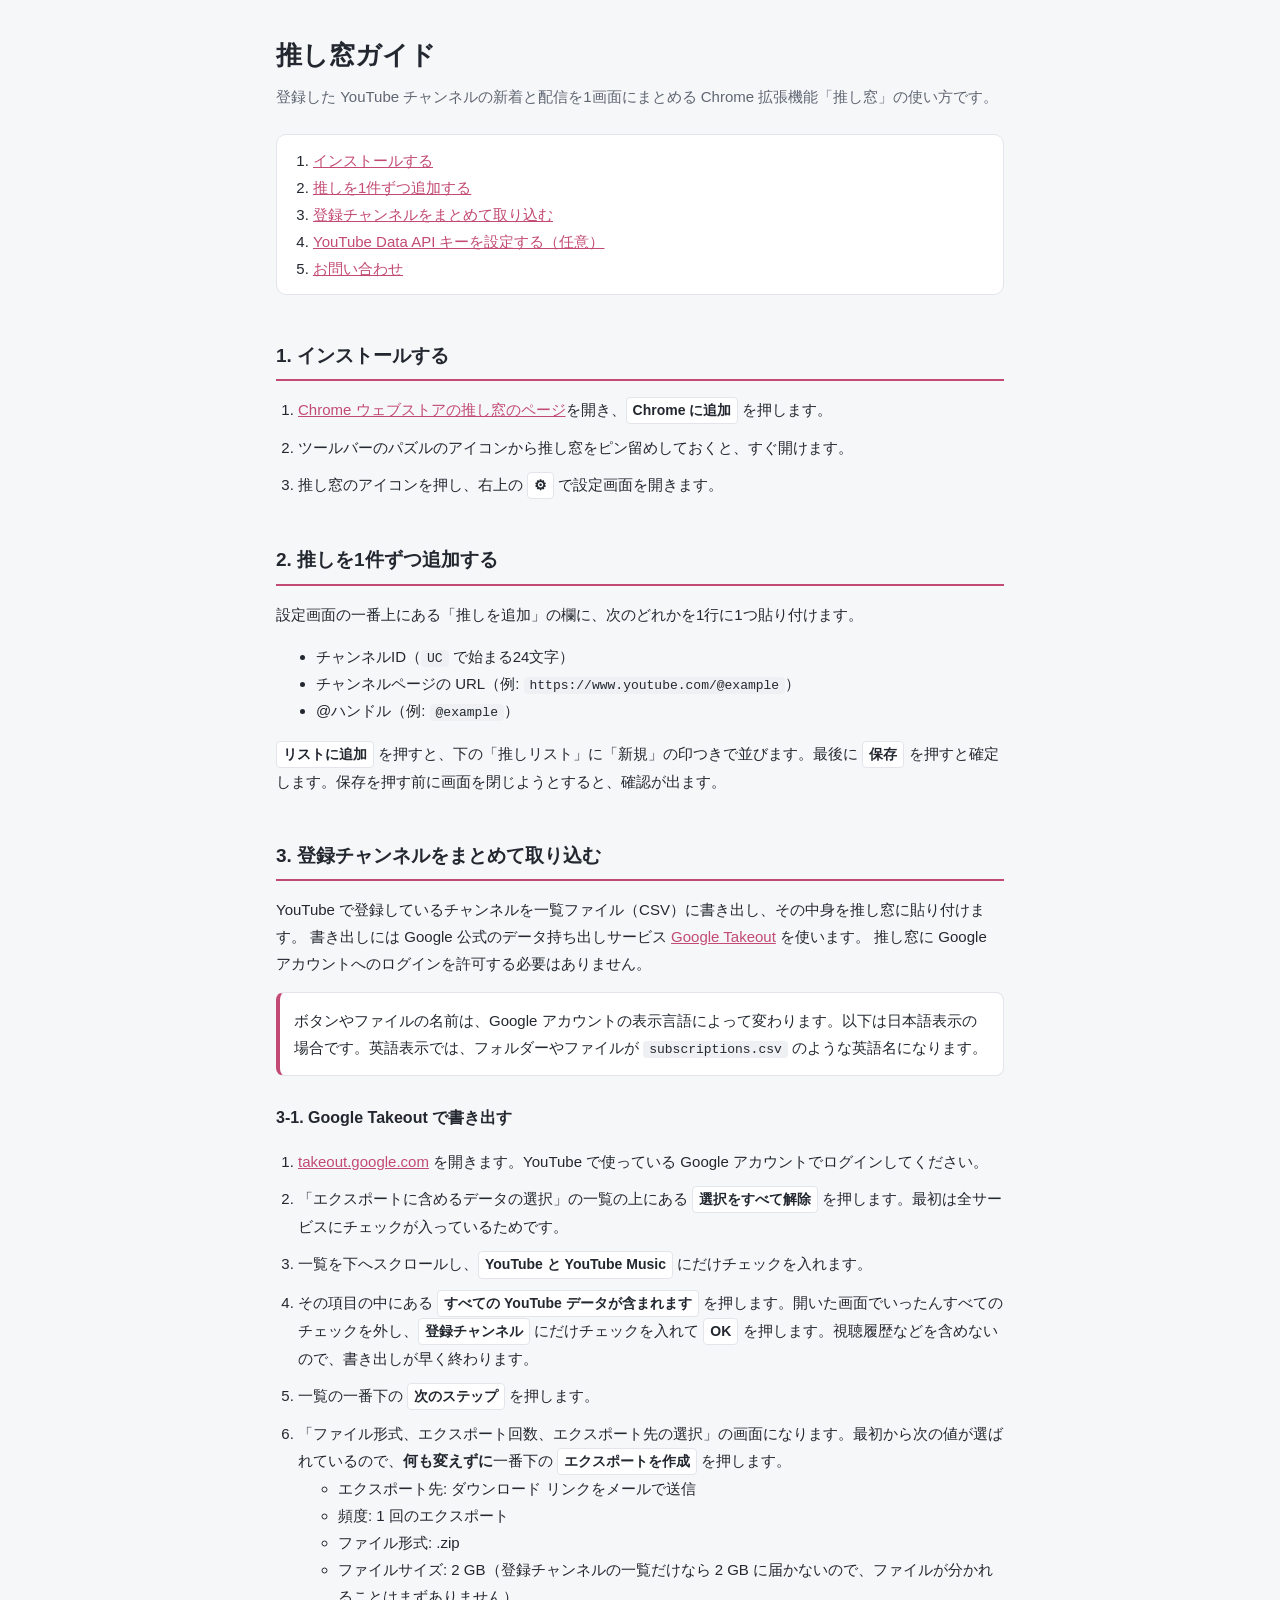
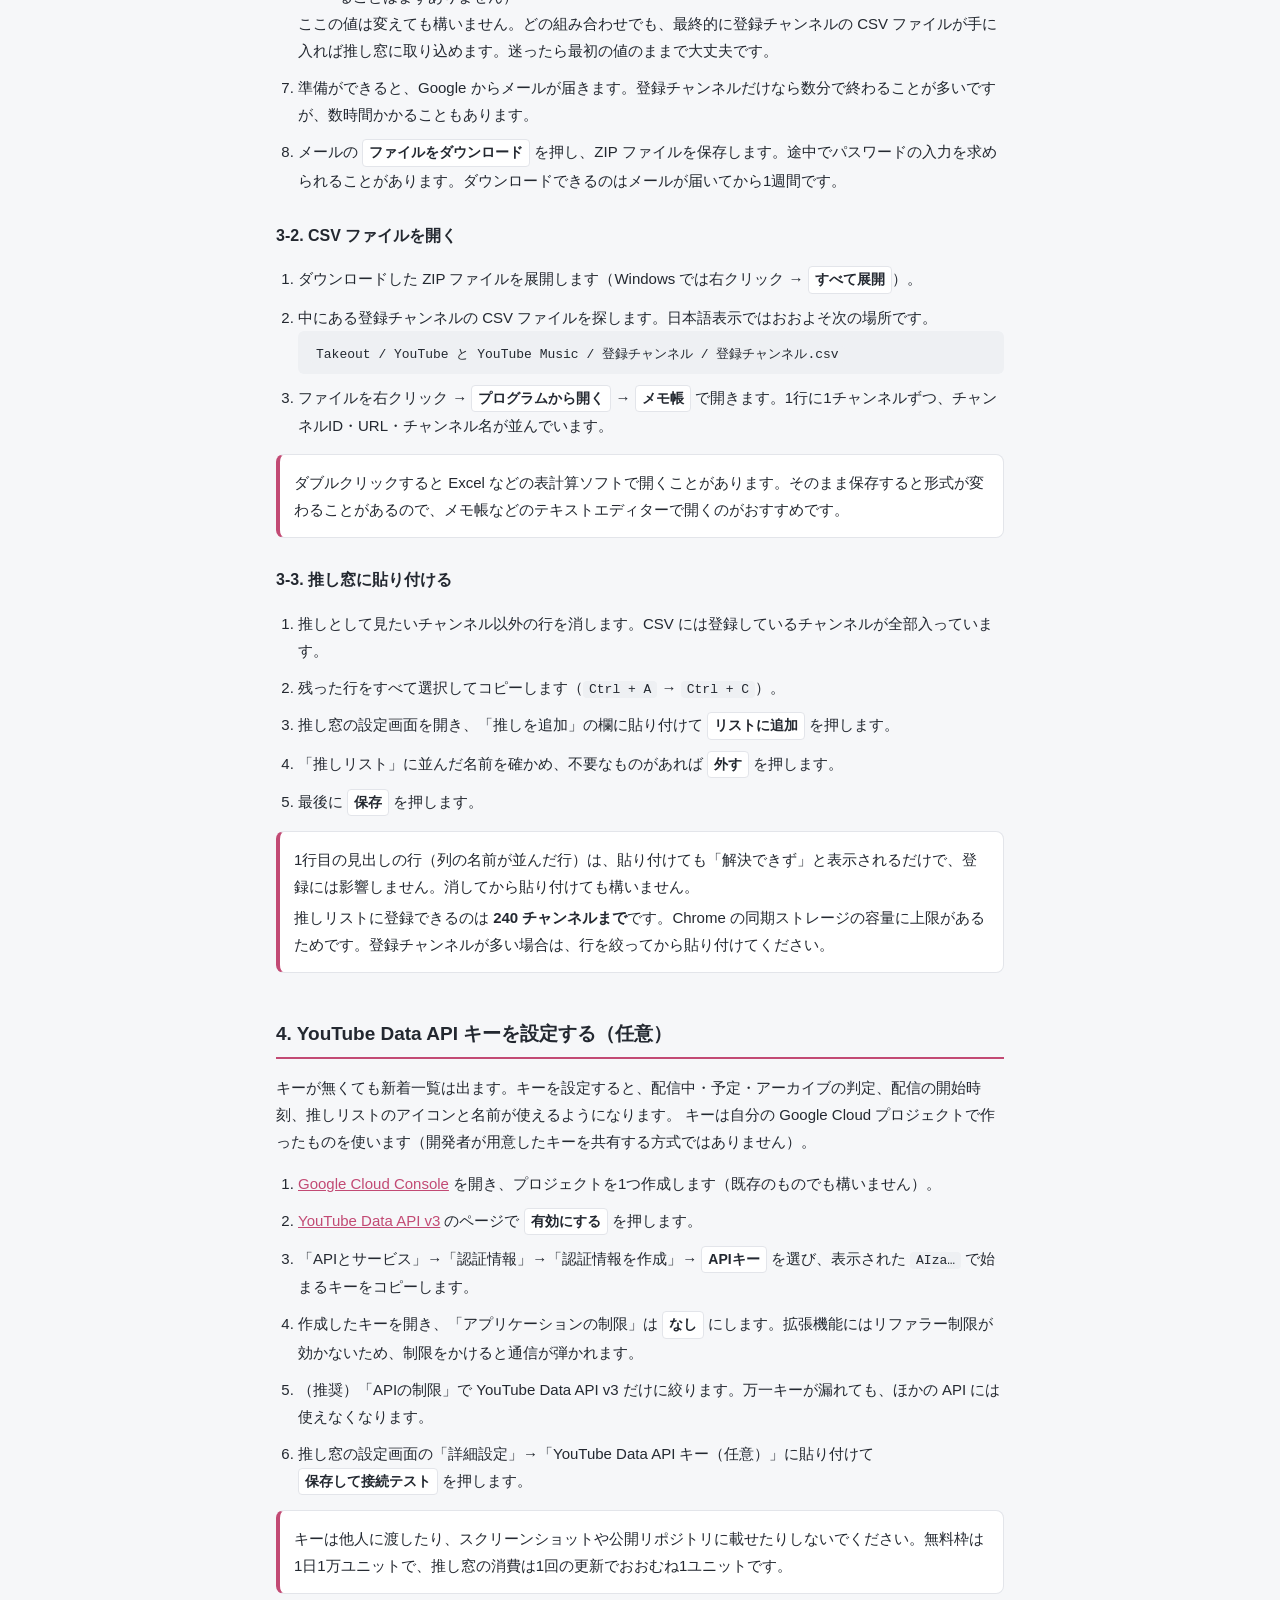
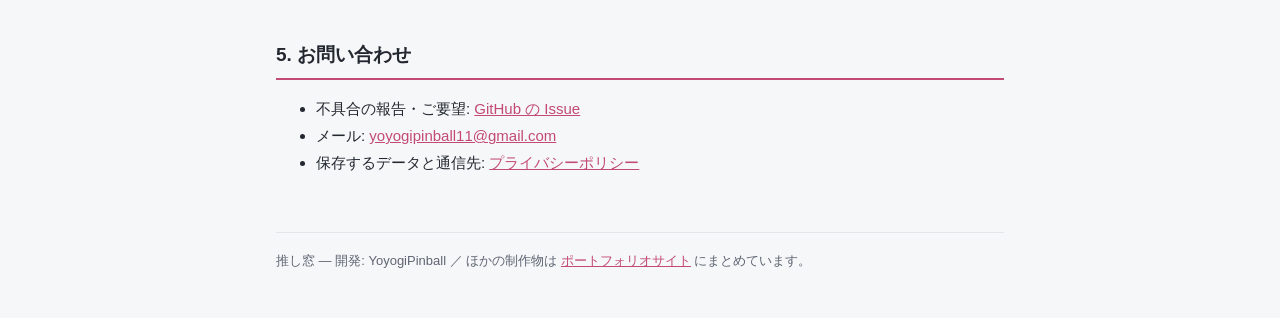
<file: docs/index.html>
<!doctype html>
<html lang="ja">
<head>
  <meta charset="utf-8">
  <meta name="viewport" content="width=device-width, initial-scale=1">
  <title>推し窓ガイド</title>
  <meta name="description" content="Chrome 拡張機能「推し窓」の導入と、YouTube の登録チャンネルをまとめて取り込む手順">
  <style>
    :root{--bg:#f6f7f9;--surface:#fff;--surface2:#eef0f3;--text:#232830;--muted:#5f6672;--accent:#c24a74;--border:#e3e5ea}
    @media (prefers-color-scheme:dark){:root{--bg:#191c22;--surface:#232830;--surface2:#2b313b;--text:#d9dde4;--muted:#9aa1ad;--accent:#e08aa6;--border:#333a46}}
    *{box-sizing:border-box}
    body{margin:0;background:var(--bg);color:var(--text);font-family:-apple-system,"Segoe UI",Roboto,"Noto Sans JP","Hiragino Kaku Gothic ProN",Meiryo,sans-serif;line-height:1.8;font-size:15px}
    .wrap{max-width:760px;margin:0 auto;padding:32px 16px 48px}
    header h1{font-size:26px;margin:0 0 4px}
    header p{margin:0;color:var(--muted)}
    nav{margin:24px 0;padding:12px 16px;background:var(--surface);border:1px solid var(--border);border-radius:10px}
    nav ol{margin:0;padding-left:20px}
    h2{font-size:19px;margin:44px 0 10px;padding-bottom:6px;border-bottom:2px solid var(--accent);scroll-margin-top:16px}
    h3{font-size:16px;margin:28px 0 6px}
    a{color:var(--accent)}
    ol.steps{padding-left:22px}
    ol.steps>li{margin:10px 0}
    code{background:var(--surface2);padding:1px 6px;border-radius:4px;font-family:ui-monospace,SFMono-Regular,Menlo,monospace;font-size:13px;overflow-wrap:anywhere}
    .ui{display:inline-block;padding:0 6px;border:1px solid var(--border);border-radius:4px;background:var(--surface);font-weight:600;font-size:14px}
    .note{background:var(--surface);border:1px solid var(--border);border-left:4px solid var(--accent);border-radius:8px;padding:10px 14px;margin:14px 0}
    .note p{margin:4px 0}
    .path{display:block;background:var(--surface2);padding:8px 12px;border-radius:6px;overflow-x:auto;white-space:nowrap}
    footer{margin-top:56px;padding-top:16px;border-top:1px solid var(--border);color:var(--muted);font-size:13px}
  </style>
</head>
<body>
<div class="wrap">
  <header>
    <h1>推し窓ガイド</h1>
    <p>登録した YouTube チャンネルの新着と配信を1画面にまとめる Chrome 拡張機能「推し窓」の使い方です。</p>
  </header>

  <nav>
    <ol>
      <li><a href="#install">インストールする</a></li>
      <li><a href="#add">推しを1件ずつ追加する</a></li>
      <li><a href="#takeout">登録チャンネルをまとめて取り込む</a></li>
      <li><a href="#apikey">YouTube Data API キーを設定する（任意）</a></li>
      <li><a href="#contact">お問い合わせ</a></li>
    </ol>
  </nav>

  <h2 id="install">1. インストールする</h2>
  <ol class="steps">
    <li><a href="https://chromewebstore.google.com/detail/gockednaohkhlfcpofmdaeioaaeohnbl" target="_blank" rel="noopener">Chrome ウェブストアの推し窓のページ</a>を開き、<span class="ui">Chrome に追加</span> を押します。</li>
    <li>ツールバーのパズルのアイコンから推し窓をピン留めしておくと、すぐ開けます。</li>
    <li>推し窓のアイコンを押し、右上の <span class="ui">⚙</span> で設定画面を開きます。</li>
  </ol>

  <h2 id="add">2. 推しを1件ずつ追加する</h2>
  <p>設定画面の一番上にある「推しを追加」の欄に、次のどれかを1行に1つ貼り付けます。</p>
  <ul>
    <li>チャンネルID（<code>UC</code> で始まる24文字）</li>
    <li>チャンネルページの URL（例: <code>https://www.youtube.com/@example</code>）</li>
    <li>@ハンドル（例: <code>@example</code>）</li>
  </ul>
  <p><span class="ui">リストに追加</span> を押すと、下の「推しリスト」に「新規」の印つきで並びます。最後に <span class="ui">保存</span> を押すと確定します。保存を押す前に画面を閉じようとすると、確認が出ます。</p>

  <h2 id="takeout">3. 登録チャンネルをまとめて取り込む</h2>
  <p>
    YouTube で登録しているチャンネルを一覧ファイル（CSV）に書き出し、その中身を推し窓に貼り付けます。
    書き出しには Google 公式のデータ持ち出しサービス <a href="https://takeout.google.com/" target="_blank" rel="noopener">Google Takeout</a> を使います。
    推し窓に Google アカウントへのログインを許可する必要はありません。
  </p>

  <div class="note">
    <p>ボタンやファイルの名前は、Google アカウントの表示言語によって変わります。以下は日本語表示の場合です。英語表示では、フォルダーやファイルが <code>subscriptions.csv</code> のような英語名になります。</p>
  </div>

  <h3>3-1. Google Takeout で書き出す</h3>
  <ol class="steps">
    <li><a href="https://takeout.google.com/" target="_blank" rel="noopener">takeout.google.com</a> を開きます。YouTube で使っている Google アカウントでログインしてください。</li>
    <li>「エクスポートに含めるデータの選択」の一覧の上にある <span class="ui">選択をすべて解除</span> を押します。最初は全サービスにチェックが入っているためです。</li>
    <li>一覧を下へスクロールし、<span class="ui">YouTube と YouTube Music</span> にだけチェックを入れます。</li>
    <li>その項目の中にある <span class="ui">すべての YouTube データが含まれます</span> を押します。開いた画面でいったんすべてのチェックを外し、<span class="ui">登録チャンネル</span> にだけチェックを入れて <span class="ui">OK</span> を押します。視聴履歴などを含めないので、書き出しが早く終わります。</li>
    <li>一覧の一番下の <span class="ui">次のステップ</span> を押します。</li>
    <li>「ファイル形式、エクスポート回数、エクスポート先の選択」の画面になります。最初から次の値が選ばれているので、<strong>何も変えずに</strong>一番下の <span class="ui">エクスポートを作成</span> を押します。
      <ul>
        <li>エクスポート先: ダウンロード リンクをメールで送信</li>
        <li>頻度: 1 回のエクスポート</li>
        <li>ファイル形式: .zip</li>
        <li>ファイルサイズ: 2 GB（登録チャンネルの一覧だけなら 2 GB に届かないので、ファイルが分かれることはまずありません）</li>
      </ul>
      ここの値は変えても構いません。どの組み合わせでも、最終的に登録チャンネルの CSV ファイルが手に入れば推し窓に取り込めます。迷ったら最初の値のままで大丈夫です。
    </li>
    <li>準備ができると、Google からメールが届きます。登録チャンネルだけなら数分で終わることが多いですが、数時間かかることもあります。</li>
    <li>メールの <span class="ui">ファイルをダウンロード</span> を押し、ZIP ファイルを保存します。途中でパスワードの入力を求められることがあります。ダウンロードできるのはメールが届いてから1週間です。</li>
  </ol>

  <h3>3-2. CSV ファイルを開く</h3>
  <ol class="steps">
    <li>ダウンロードした ZIP ファイルを展開します（Windows では右クリック → <span class="ui">すべて展開</span>）。</li>
    <li>中にある登録チャンネルの CSV ファイルを探します。日本語表示ではおおよそ次の場所です。
      <span class="path"><code>Takeout / YouTube と YouTube Music / 登録チャンネル / 登録チャンネル.csv</code></span>
    </li>
    <li>ファイルを右クリック → <span class="ui">プログラムから開く</span> → <span class="ui">メモ帳</span> で開きます。1行に1チャンネルずつ、チャンネルID・URL・チャンネル名が並んでいます。</li>
  </ol>

  <div class="note">
    <p>ダブルクリックすると Excel などの表計算ソフトで開くことがあります。そのまま保存すると形式が変わることがあるので、メモ帳などのテキストエディターで開くのがおすすめです。</p>
  </div>

  <h3>3-3. 推し窓に貼り付ける</h3>
  <ol class="steps">
    <li>推しとして見たいチャンネル以外の行を消します。CSV には登録しているチャンネルが全部入っています。</li>
    <li>残った行をすべて選択してコピーします（<code>Ctrl + A</code> → <code>Ctrl + C</code>）。</li>
    <li>推し窓の設定画面を開き、「推しを追加」の欄に貼り付けて <span class="ui">リストに追加</span> を押します。</li>
    <li>「推しリスト」に並んだ名前を確かめ、不要なものがあれば <span class="ui">外す</span> を押します。</li>
    <li>最後に <span class="ui">保存</span> を押します。</li>
  </ol>

  <div class="note">
    <p>1行目の見出しの行（列の名前が並んだ行）は、貼り付けても「解決できず」と表示されるだけで、登録には影響しません。消してから貼り付けても構いません。</p>
    <p>推しリストに登録できるのは <strong>240 チャンネルまで</strong>です。Chrome の同期ストレージの容量に上限があるためです。登録チャンネルが多い場合は、行を絞ってから貼り付けてください。</p>
  </div>

  <h2 id="apikey">4. YouTube Data API キーを設定する（任意）</h2>
  <p>
    キーが無くても新着一覧は出ます。キーを設定すると、配信中・予定・アーカイブの判定、配信の開始時刻、推しリストのアイコンと名前が使えるようになります。
    キーは自分の Google Cloud プロジェクトで作ったものを使います（開発者が用意したキーを共有する方式ではありません）。
  </p>
  <ol class="steps">
    <li><a href="https://console.cloud.google.com/" target="_blank" rel="noopener">Google Cloud Console</a> を開き、プロジェクトを1つ作成します（既存のものでも構いません）。</li>
    <li><a href="https://console.cloud.google.com/apis/library/youtube.googleapis.com" target="_blank" rel="noopener">YouTube Data API v3</a> のページで <span class="ui">有効にする</span> を押します。</li>
    <li>「APIとサービス」→「認証情報」→「認証情報を作成」→ <span class="ui">APIキー</span> を選び、表示された <code>AIza…</code> で始まるキーをコピーします。</li>
    <li>作成したキーを開き、「アプリケーションの制限」は <span class="ui">なし</span> にします。拡張機能にはリファラー制限が効かないため、制限をかけると通信が弾かれます。</li>
    <li>（推奨）「APIの制限」で YouTube Data API v3 だけに絞ります。万一キーが漏れても、ほかの API には使えなくなります。</li>
    <li>推し窓の設定画面の「詳細設定」→「YouTube Data API キー（任意）」に貼り付けて <span class="ui">保存して接続テスト</span> を押します。</li>
  </ol>
  <div class="note">
    <p>キーは他人に渡したり、スクリーンショットや公開リポジトリに載せたりしないでください。無料枠は1日1万ユニットで、推し窓の消費は1回の更新でおおむね1ユニットです。</p>
  </div>

  <h2 id="contact">5. お問い合わせ</h2>
  <ul>
    <li>不具合の報告・ご要望: <a href="https://github.com/YoyogiPinball/oshi-mado/issues" target="_blank" rel="noopener">GitHub の Issue</a></li>
    <li>メール: <a href="mailto:yoyogipinball11@gmail.com">yoyogipinball11@gmail.com</a></li>
    <li>保存するデータと通信先: <a href="https://github.com/YoyogiPinball/oshi-mado/blob/main/PRIVACY.md" target="_blank" rel="noopener">プライバシーポリシー</a></li>
  </ul>

  <footer>
    推し窓 — 開発: YoyogiPinball ／ ほかの制作物は <a href="https://yoyogipinball.github.io" target="_blank" rel="noopener">ポートフォリオサイト</a> にまとめています。
  </footer>
</div>
</body>
</html>
</file>
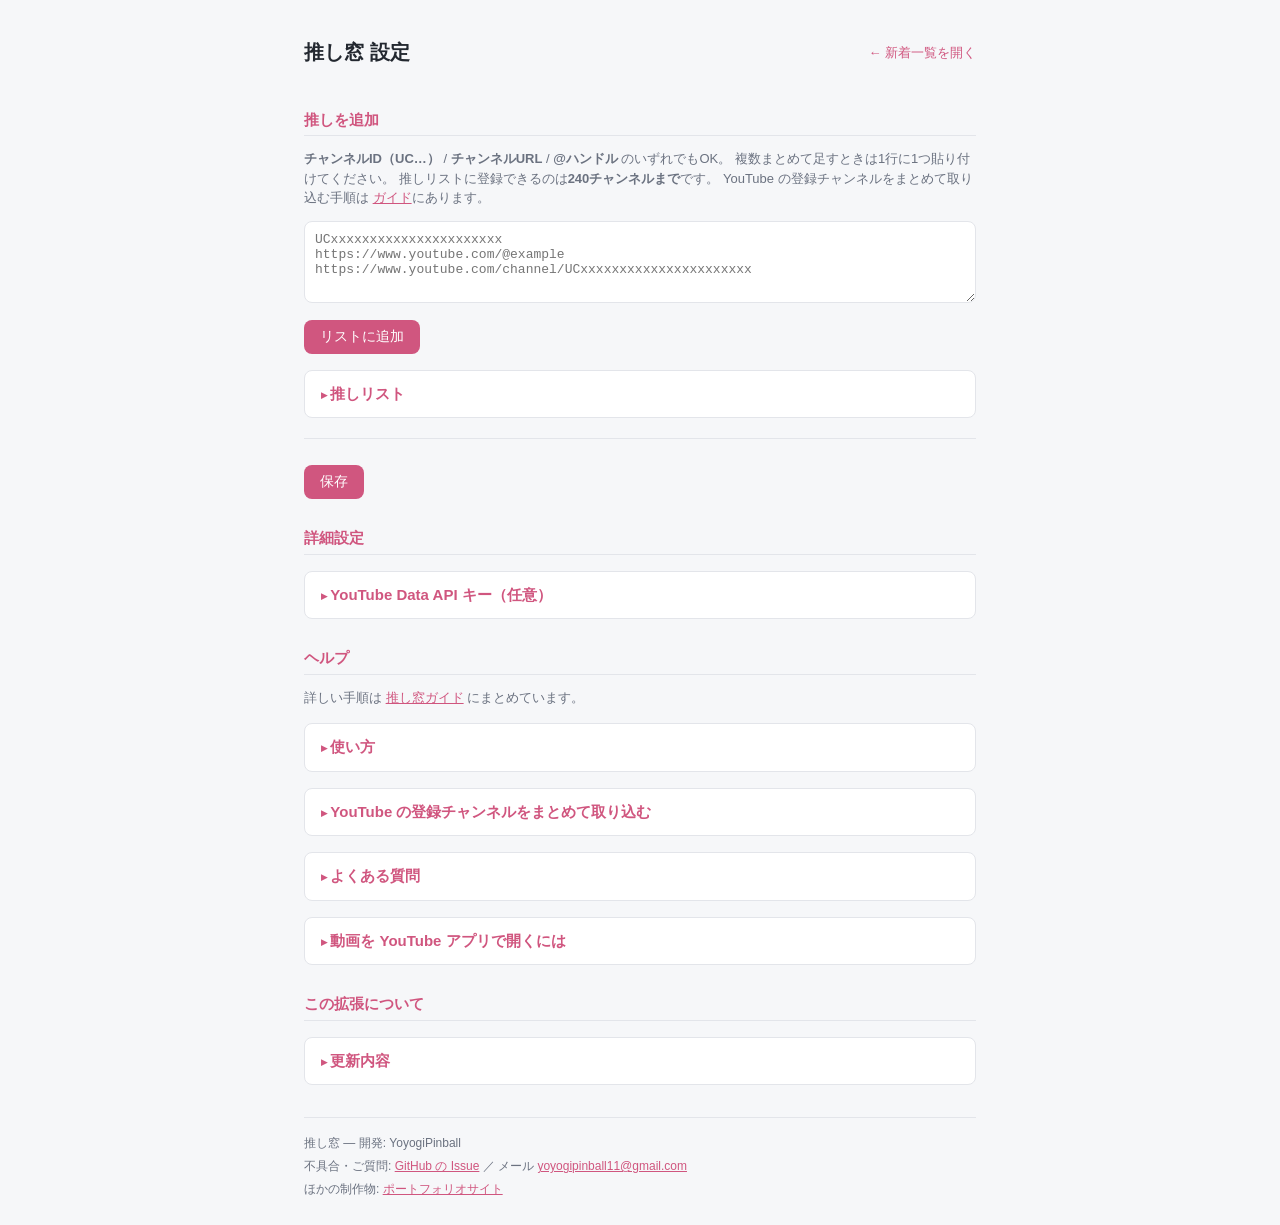
<file: extension/options.html>
<!doctype html>
<html lang="ja">
<head>
  <meta charset="utf-8">
  <link rel="stylesheet" href="styles.css">
  <title>推し窓 設定</title>
</head>
<body class="options">
  <header class="opt-bar">
    <h1>推し窓 設定</h1>
    <a class="to-digest" href="popup.html?view=tab" target="_blank" rel="noopener">← 新着一覧を開く</a>
  </header>

  <h2>推しを追加</h2>
  <p>
    <b>チャンネルID（UC…）</b> / <b>チャンネルURL</b> / <b>@ハンドル</b> のいずれでもOK。
    複数まとめて足すときは1行に1つ貼り付けてください。
    推しリストに登録できるのは<b>240チャンネルまで</b>です。
    YouTube の登録チャンネルをまとめて取り込む手順は
    <a href="https://yoyogipinball.github.io/oshi-mado/#takeout" target="_blank" rel="noopener">ガイド</a>にあります。
  </p>
  <textarea id="addbox" rows="4"
    placeholder="UCxxxxxxxxxxxxxxxxxxxxxx&#10;https://www.youtube.com/@example&#10;https://www.youtube.com/channel/UCxxxxxxxxxxxxxxxxxxxxxx"></textarea>
  <div>
    <button id="add" type="button">リストに追加</button>
    <span id="addStatus" class="meta"></span>
  </div>

  <details id="chbox">
    <summary>推しリスト<span id="chcount" class="meta"></span></summary>
    <p>
      いま登録している推しの一覧です。アイコンと名前は
      <b>APIキーがあれば</b>自動で出ます（キーが無いときは名前だけ）。<br>
      <b>「外す」のは「保存」を押すまで確定しません。</b>「保存」を押す前なら「戻す」で元に戻せます。
    </p>
    <div id="chlist" class="chlist"><p class="meta">読み込み中…</p></div>
  </details>

  <div class="saverow">
    <button id="save">保存</button>
    <span id="status" class="meta"></span>
  </div>

  <h2>詳細設定</h2>
  <details>
    <summary>YouTube Data API キー（任意）</summary>
    <p>
      配信の<b>開始時刻</b>や<b>配信中／予定／アーカイブ</b>の判定、推しリストの<b>アイコンと名前</b>の取得に使います。
      未設定でも新着一覧は出ますが、配信は「枠を立てた時刻」に並び、種類の判定はされません。
    </p>
    <p>取得手順（初回のみ・数分で終わります）:</p>
    <ol>
      <li><a href="https://console.cloud.google.com/" target="_blank" rel="noopener">Google Cloud Console</a> を開き、上部でプロジェクトを1つ作成します（既存のものでも構いません）。</li>
      <li><a href="https://console.cloud.google.com/apis/library/youtube.googleapis.com" target="_blank" rel="noopener">YouTube Data API v3</a> のページで<b>「有効にする」</b>を押します。</li>
      <li>「APIとサービス」→「認証情報」→「認証情報を作成」→<b>「APIキー」</b>を選び、表示された <code>AIza…</code> をコピーします。</li>
      <li>作成したキーを開き、<b>「アプリケーションの制限」は「なし」</b>にします。拡張機能にはリファラー制限が効かないため、制限をかけると通信が弾かれます。</li>
      <li>（推奨）<b>「APIの制限」で YouTube Data API v3 のみ</b>に絞ると、万一漏れても他のAPIには使えません。</li>
      <li>下の欄に貼り付けて<b>「保存して接続テスト」</b>を押します。</li>
    </ol>
    <div class="row">
      <input id="apikey" type="password" autocomplete="off" spellcheck="false" placeholder="AIza…">
      <button id="toggleKey" type="button" title="表示／隠す">👁</button>
    </div>
    <div>
      <button id="saveKey">保存して接続テスト</button>
      <span id="keyStatus" class="meta"></span>
    </div>
    <p class="note">
      <b>キーの扱いについて</b><br>
      ・このキーは <code>chrome.storage.sync</code> に保存され、あなたがログイン中の Chrome 全体に同期されます（他人とは共有されません）。<br>
      ・送信先は Google の API のみです。推し窓が外部のサーバーへ送ることはありません。<br>
      ・他人に渡したり、公開リポジトリ・スクショに貼ったりしないでください。<br>
      ・無料枠は1日あたり1万ユニット。推し窓の消費はごく軽微で、通常は使い切りません（超えても翌日に戻ります）。<br>
      ・漏れたかも、と思ったら Cloud Console でそのキーを削除し、作り直して入れ直してください。
    </p>
  </details>

  <h2>ヘルプ</h2>
  <p>
    詳しい手順は <a href="https://yoyogipinball.github.io/oshi-mado/" target="_blank" rel="noopener">推し窓ガイド</a> にまとめています。
  </p>
  <details>
    <summary>使い方</summary>
    <ol>
      <li>上の「推しを追加」に、チャンネルID・チャンネルURL・@ハンドルを1行に1つ貼り付けて<b>「リストに追加」</b>を押し、最後に<b>「保存」</b>を押します。</li>
      <li>（任意）「YouTube Data API キー」を設定すると、配信中・予定・アーカイブの判定と、配信の開始時刻が使えるようになります。</li>
      <li>ツールバーの推し窓アイコンを押すと、直近7日の新着が日付ごとに並びます。</li>
    </ol>
    <ul>
      <li><b>タブ</b>：配信中 / 全て / 動画 / アーカイブ / 予定 を切り替えます。開いたときは「配信中」です。</li>
      <li><b>全ch</b>：特定の推しの投稿だけに絞り込みます。</li>
      <li><b>⟳</b>：新着を取り直します。<b>⚙</b>：この設定画面を開きます。</li>
      <li><b>⧉ タブで開く</b>：ポップアップではなくブラウザのタブで、広い画面に並べて表示します。</li>
    </ul>
  </details>

  <details>
    <summary>YouTube の登録チャンネルをまとめて取り込む</summary>
    <ol>
      <li><a href="https://takeout.google.com/" target="_blank" rel="noopener">Google Takeout</a> で「YouTube と YouTube Music」の<b>登録チャンネル</b>だけを選んでエクスポートします。</li>
      <li>届いた ZIP を展開し、登録チャンネルの CSV ファイルをメモ帳などで開きます。</li>
      <li>推しでないチャンネルの行を消してから全体をコピーし、上の「推しを追加」に貼り付けて<b>「リストに追加」</b>→<b>「保存」</b>を押します。登録できるのは240チャンネルまでなので、CSV の行を全部貼らずに絞ってください。</li>
    </ol>
    <p>各画面での操作は <a href="https://yoyogipinball.github.io/oshi-mado/#takeout" target="_blank" rel="noopener">ガイドの「登録チャンネルをまとめて取り込む」</a> を見てください。</p>
  </details>

  <details>
    <summary>よくある質問</summary>
    <p><b>Q. 推しの投稿が一覧に出てきません</b><br>
      一覧の上部に「新着を取得できませんでした」と出ていれば、そのチャンネルの取得に一時的に失敗しています。YouTube 側がときどきエラーを返すためで、推し窓も自動で2回まで取り直していますが、それでも取れなかったチャンネルです。少し待ってから ⟳ で取り直してください。
      出ていない場合は、直近7日に投稿が無いか、推しリストに登録されていない可能性があります。
      なお YouTube の公開フィードは1チャンネルにつき最新15件までしか返さないため、投稿の多いチャンネルでは古い投稿が取得できないことがあります。</p>
    <p><b>Q. 推しは何チャンネルまで登録できますか</b><br>
      240チャンネルまでです。推しリストは Chrome の同期用の保存場所に入れていて、1項目の大きさに上限があるためです。
      240を超えた状態で「保存」を押すと、保存せずに「あと何件外してください」と表示します。</p>
    <p><b>Q. 「直近7日」はいつから数えていますか</b><br>
      視聴できるようになった時刻で数えます。配信中・アーカイブは配信が始まった時刻、動画・Shorts は公開された時刻です。
      ずっと前に告知された配信でも、始まった時点で一覧に出ます。</p>
    <p><b>Q. 予定時刻を過ぎた配信枠が「予定」から消えました</b><br>
      開始予定時刻を24時間過ぎても始まらない枠は、「予定」に出さないようにしています。
      配信トラブルで枠を取り直したときの消し忘れや、置きっぱなしのフリーチャット枠がいつまでも残るのを防ぐためです。
      予定より遅れて始まった配信は、始まった時点で「配信中」に出ます。
      開始予定時刻が設定されていない枠は、枠を立てた時刻から数えます。先の予定は何日先でもそのまま出ます。</p>
    <p><b>Q. Shorts なのに「動画」扱いになっています</b><br>
      YouTube には Shorts かどうかを示す公式の情報が無いため、URL か「60秒以下」で判定しています。60秒を超える Shorts は通常の動画として並ぶことがあります。</p>
    <p><b>Q. コミュニティ投稿は出せますか</b><br>
      出せません。YouTube Data API にコミュニティ投稿を取得する仕組みが無いためです。</p>
  </details>

  <details>
    <summary>動画を YouTube アプリで開くには</summary>
    <p>
      カードは通常、ブラウザの新しいタブで開きます。デスクトップの <b>YouTube アプリ</b>で開きたい場合は、
      <b>Chrome 側</b>を設定します（推し窓側の操作は不要です）。
    </p>
    <ol>
      <li>Chrome で YouTube を開き、アドレスバー右の「インストール」アイコン、または「⋮」→「キャストして保存して共有」→<b>「ページをアプリとしてインストール」</b>で YouTube をアプリ化します。</li>
      <li><code>chrome://apps</code> を開き、YouTube アプリを右クリック →<b>「対応リンクをこのアプリで開く」</b>を有効にします。</li>
    </ol>
    <p class="note">
      ※ 環境によっては、拡張機能のポップアップから開くリンクがリンクキャプチャの対象外となり、
      上記を設定してもブラウザのタブで開くことがあります。その場合はブラウザ表示のままご利用ください。
    </p>
  </details>

  <h2>この拡張について</h2>
  <details>
    <summary>更新内容<span id="ver" class="meta"></span></summary>
    <ul>
      <li><b>v1.0.5</b> — 予定時刻を24時間過ぎても始まらない配信枠を「予定」から外すようにしました。枠を取り直したときの消し忘れや、置きっぱなしの枠がいつまでも残らなくなります。YouTube 側の一時的なエラーで新着を取得できなかったとき、自動で取り直すようにしました。推しリストが240チャンネルを超えると保存が黙って失敗していたのを、保存前に止めて理由を出すようにしました。設定画面を「推しを追加」から始まる並びに整理し、使い方・よくある質問・問い合わせ先を足しました。</li>
      <li><b>v1.0.4</b> — ずっと前から告知されていた配信が、配信中でも一覧に出てこないことがある不具合を直しました。久しぶりの誕生日配信や、公式チャンネルが数週間前に立てた枠が対象です。</li>
      <li><b>v1.0.3</b> — この「更新内容」欄を作りました。版ごとの変更点をここで確認できます。設定を保存せずに閉じようとしたとき、確認が出るようにしました。新着を取得できなかったチャンネルを、新着一覧の上部に表示するようにしました。</li>
      <li><b>v1.0.2</b> — チャンネルを追加するとき、貼り付けたURLとは別のチャンネル（所属事務所など）が登録されてしまう不具合を直しました。</li>
      <li><b>v1.0.1</b> — 設定画面から新着一覧を開くリンクを足しました。ストアの説明文も分かりやすく書き直しています。</li>
      <li><b>v1.0.0</b> — 公開しました。</li>
    </ul>
  </details>

  <footer class="opt-footer">
    推し窓 — 開発: YoyogiPinball<br>
    不具合・ご質問: <a href="https://github.com/YoyogiPinball/oshi-mado/issues" target="_blank" rel="noopener">GitHub の Issue</a>
    ／ メール <a href="mailto:yoyogipinball11@gmail.com">yoyogipinball11@gmail.com</a><br>
    ほかの制作物: <a href="https://yoyogipinball.github.io" target="_blank" rel="noopener">ポートフォリオサイト</a>
  </footer>

  <script src="options.js"></script>
</body>
</html>
</file>
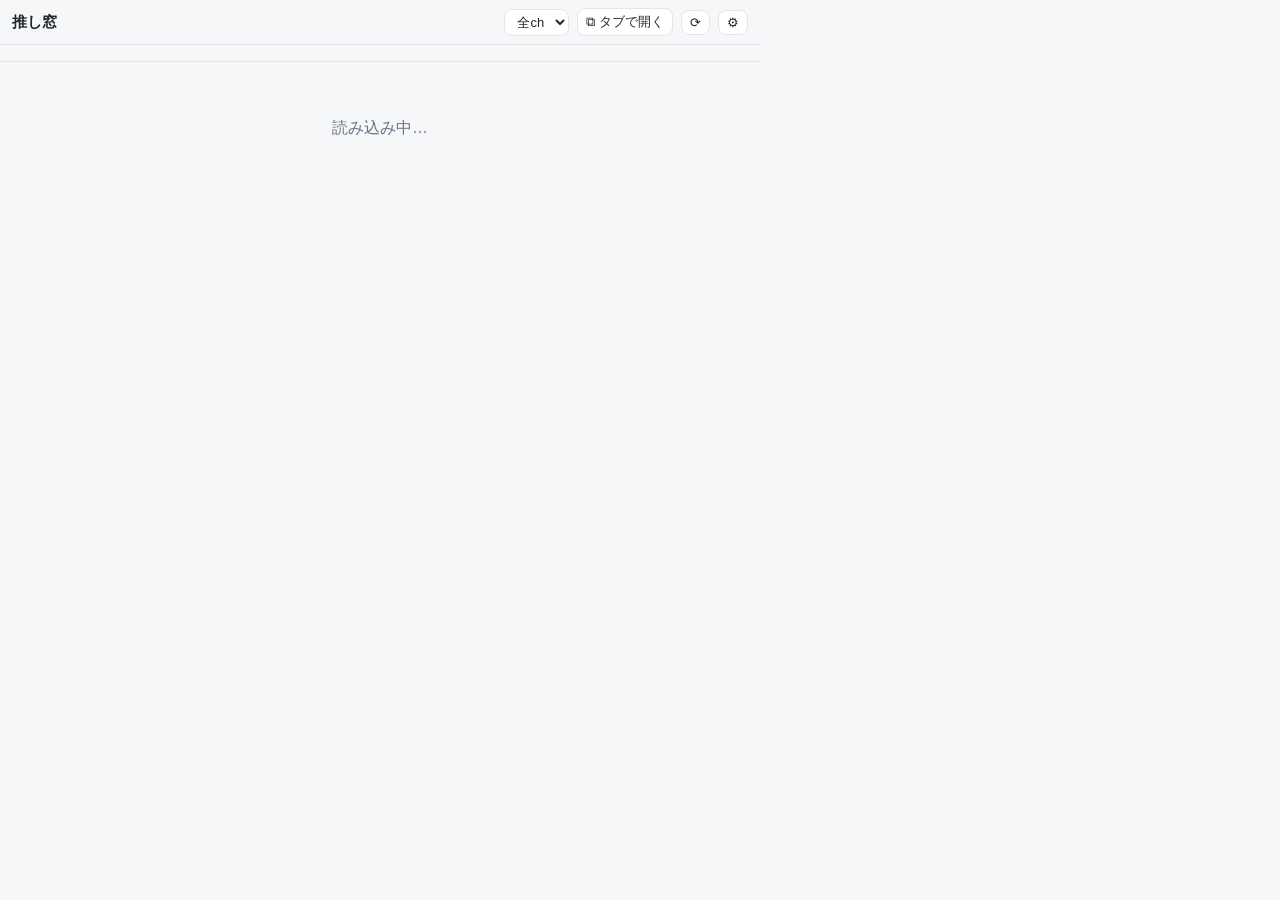
<file: extension/popup.html>
<!doctype html>
<html lang="ja">
<head>
  <meta charset="utf-8">
  <link rel="stylesheet" href="styles.css">
  <title>推し窓</title>
</head>
<body class="popup">
  <header class="bar">
    <strong>推し窓</strong>
    <span id="meta" class="meta"></span>
    <select id="f-ch" title="チャンネル絞り込み"><option value="">全ch</option></select>
    <button id="openTabs" title="推し窓をブラウザのタブで開く（大きい画面で見る）">⧉ タブで開く</button>
    <button id="refresh" title="更新">⟳</button>
    <button id="opt" title="設定">⚙</button>
  </header>
  <nav id="tabs" class="tabs"></nav>
  <p id="failed" class="failed" hidden></p>
  <main id="app"><p class="empty">読み込み中…</p></main>
  <script src="popup.js"></script>
</body>
</html>
</file>
<file: extension/styles.css>
:root{--bg:#191c22;--surface:#232830;--surface2:#2b313b;--text:#d9dde4;--muted:#8b929e;--accent:#e08aa6;--border:#333a46}
@media (prefers-color-scheme:light){:root{--bg:#f6f7f9;--surface:#fff;--surface2:#eef0f3;--text:#232830;--muted:#6b7280;--accent:#d0567f;--border:#e3e5ea}}
*{box-sizing:border-box}
body{margin:0;background:var(--bg);color:var(--text);font-family:-apple-system,"Segoe UI",Roboto,"Noto Sans JP","Hiragino Kaku Gothic ProN",Meiryo,sans-serif;line-height:1.5}

/* popup */
body.popup{width:760px;overflow:hidden}
/* 通常タブで開いたとき（?view=tab）: 横幅の固定を外して広い画面いっぱいに使う。
   ポップアップ内スクロール(main max-height)もページ全体スクロールに委ねる。 */
body.popup.tabview{width:auto;max-width:1180px;margin:0 auto;overflow:visible}
body.popup.tabview main{max-height:none}
.bar{position:sticky;top:0;z-index:1;display:flex;align-items:center;gap:8px;padding:8px 12px;background:var(--bg);border-bottom:1px solid var(--border)}
.bar strong{flex:none;white-space:nowrap;font-size:15px}
.bar .meta{color:var(--muted);font-size:12px;flex:1;min-width:0;white-space:nowrap;overflow:hidden;text-overflow:ellipsis}
.bar select,.bar button{background:var(--surface);color:var(--text);border:1px solid var(--border);border-radius:8px;padding:4px 8px;font-size:13px;cursor:pointer;white-space:nowrap;flex:none}
.bar select{max-width:160px}
.tabs{position:sticky;top:41px;z-index:1;display:flex;gap:6px;padding:8px 12px;background:var(--bg);border-bottom:1px solid var(--border);overflow-x:auto}
.tab{flex:none;background:var(--surface);color:var(--muted);border:1px solid var(--border);border-radius:999px;padding:6px 14px;font-size:13px;cursor:pointer;white-space:nowrap}
.tab.active{background:var(--accent);color:#fff;border-color:var(--accent)}
.tab .cnt{opacity:.85;font-size:12px}
.failed{margin:0;padding:6px 12px;background:var(--surface2);border-bottom:1px solid var(--border);color:var(--muted);font-size:12px;line-height:1.6}
.failed a{color:var(--accent);font-family:ui-monospace,SFMono-Regular,Menlo,monospace}
main{padding:8px 12px 16px;max-height:500px;overflow:auto}
.thumb{position:relative}
.badges{position:absolute;left:6px;top:6px;display:flex;gap:4px}
.badge{font-size:11px;padding:2px 7px;border-radius:6px;background:rgba(0,0,0,.72);color:#fff;font-weight:600}
.badge.live{background:#d84a6a}
.badge.up{background:#5a86c4}
.badge.arc{background:#6b7280}
.badge.sh{background:#8b6fc0}
.day{margin-top:14px}
.day h2{margin:0 0 8px;padding:4px 0;font-size:13px;color:var(--accent);border-bottom:1px solid var(--border)}
.grid{display:grid;grid-template-columns:repeat(auto-fill,minmax(220px,1fr));gap:10px}
.card{display:flex;flex-direction:column;background:var(--surface);border:1px solid var(--border);border-radius:10px;overflow:hidden;text-decoration:none;color:inherit}
.card:hover{border-color:var(--accent)}
.thumb{aspect-ratio:16/9;background:var(--surface2)}
.thumb img{width:100%;height:100%;object-fit:cover;display:block}
.info{padding:8px 10px 10px;display:flex;flex-direction:column;flex:1}
.ch{color:var(--muted);font-size:11px;margin-bottom:2px}
.vtitle{font-size:13px;font-weight:600;display:-webkit-box;-webkit-line-clamp:2;-webkit-box-orient:vertical;overflow:hidden;min-height:3em}
.time{margin-top:auto;padding-top:4px;color:var(--muted);font-size:11px}
.empty{color:var(--muted);text-align:center;padding:30px 0}

/* options */
body.options{max-width:720px;margin:0 auto;padding:24px}
body.options h1{font-size:20px}
body.options .opt-bar{display:flex;align-items:center;justify-content:space-between;gap:12px;flex-wrap:wrap}
body.options .to-digest{font-size:13px;white-space:nowrap;text-decoration:none}
body.options .to-digest:hover{text-decoration:underline}
body.options h2{font-size:15px;margin:28px 0 6px;padding-bottom:4px;color:var(--accent);border-bottom:1px solid var(--border)}
body.options p{font-size:13px;color:var(--muted)}
body.options a{color:var(--accent)}
body.options .row{display:flex;gap:6px;align-items:center}
body.options input[type=password],body.options input[type=text]{flex:1;background:var(--surface);color:var(--text);border:1px solid var(--border);border-radius:8px;padding:8px 10px;font-family:ui-monospace,SFMono-Regular,Menlo,monospace;font-size:13px}
body.options #toggleKey{margin:0;background:var(--surface);color:var(--text);border:1px solid var(--border);padding:8px 10px}
body.options textarea{width:100%;background:var(--surface);color:var(--text);border:1px solid var(--border);border-radius:8px;padding:10px;font-family:ui-monospace,SFMono-Regular,Menlo,monospace;font-size:13px}
body.options h3{font-size:14px;margin:22px 0 4px}
body.options button{margin-top:10px;background:var(--accent);color:#fff;border:0;border-radius:8px;padding:8px 16px;font-size:14px;cursor:pointer}
body.options .meta{color:var(--muted);font-size:13px;margin-left:8px}
body.options .saverow{margin-top:20px;padding-top:16px;border-top:1px solid var(--border)}
body.options ol{font-size:13px;color:var(--muted);padding-left:20px;line-height:1.75;margin:6px 0}
body.options ol b{color:var(--text)}
body.options ul{font-size:13px;color:var(--muted);padding-left:20px;line-height:1.75;margin:6px 0}
body.options ul b{color:var(--text)}
body.options code{background:var(--surface2);padding:1px 5px;border-radius:4px;font-family:ui-monospace,SFMono-Regular,Menlo,monospace;font-size:12px}
body.options .note{font-size:13px;color:var(--muted);background:var(--surface);border:1px solid var(--border);border-radius:8px;padding:10px 12px;line-height:1.9}
body.options .note b{color:var(--text)}
body.options details{margin-top:16px;border:1px solid var(--border);border-radius:8px;background:var(--surface);padding:0 14px}
body.options details[open]{padding-bottom:10px}
body.options summary{cursor:pointer;padding:12px 2px;font-size:15px;font-weight:600;color:var(--accent);list-style:none}
body.options summary::-webkit-details-marker{display:none}
body.options summary::before{content:"▸ ";font-size:12px}
body.options details[open] summary::before{content:"▾ "}
body.options details .note{background:var(--surface2)}
body.options .opt-footer{margin-top:32px;padding-top:14px;border-top:1px solid var(--border);font-size:12px;color:var(--muted);line-height:1.9}

/* 推しリスト（編集画面） */
.chlist{display:flex;flex-direction:column;gap:6px;margin-top:6px}
.ch-row{display:flex;align-items:center;gap:10px;background:var(--surface);border:1px solid var(--border);border-radius:10px;padding:6px 10px}
.ch-row.new{border-color:var(--accent)}
.ch-row.del{opacity:.5}
.ch-row.del .ch-name{text-decoration:line-through}
.ch-ico{width:32px;height:32px;border-radius:50%;flex:none;object-fit:cover;background:var(--surface2)}
.ch-ico.ph{display:flex;align-items:center;justify-content:center;font-weight:700;color:var(--muted);text-transform:uppercase}
.ch-meta{flex:1;min-width:0}
.ch-name{font-size:13px;font-weight:600;white-space:nowrap;overflow:hidden;text-overflow:ellipsis}
.ch-id{font-size:11px;color:var(--muted);font-family:ui-monospace,SFMono-Regular,Menlo,monospace}
.tag-new{font-size:10px;color:var(--accent);border:1px solid var(--accent);border-radius:5px;padding:0 4px;font-weight:600}
.ch-del{margin-top:0;background:var(--surface2);color:var(--muted);border:1px solid var(--border);border-radius:8px;padding:5px 12px;font-size:12px;flex:none}
.ch-del:hover{color:var(--text)}
</file>
